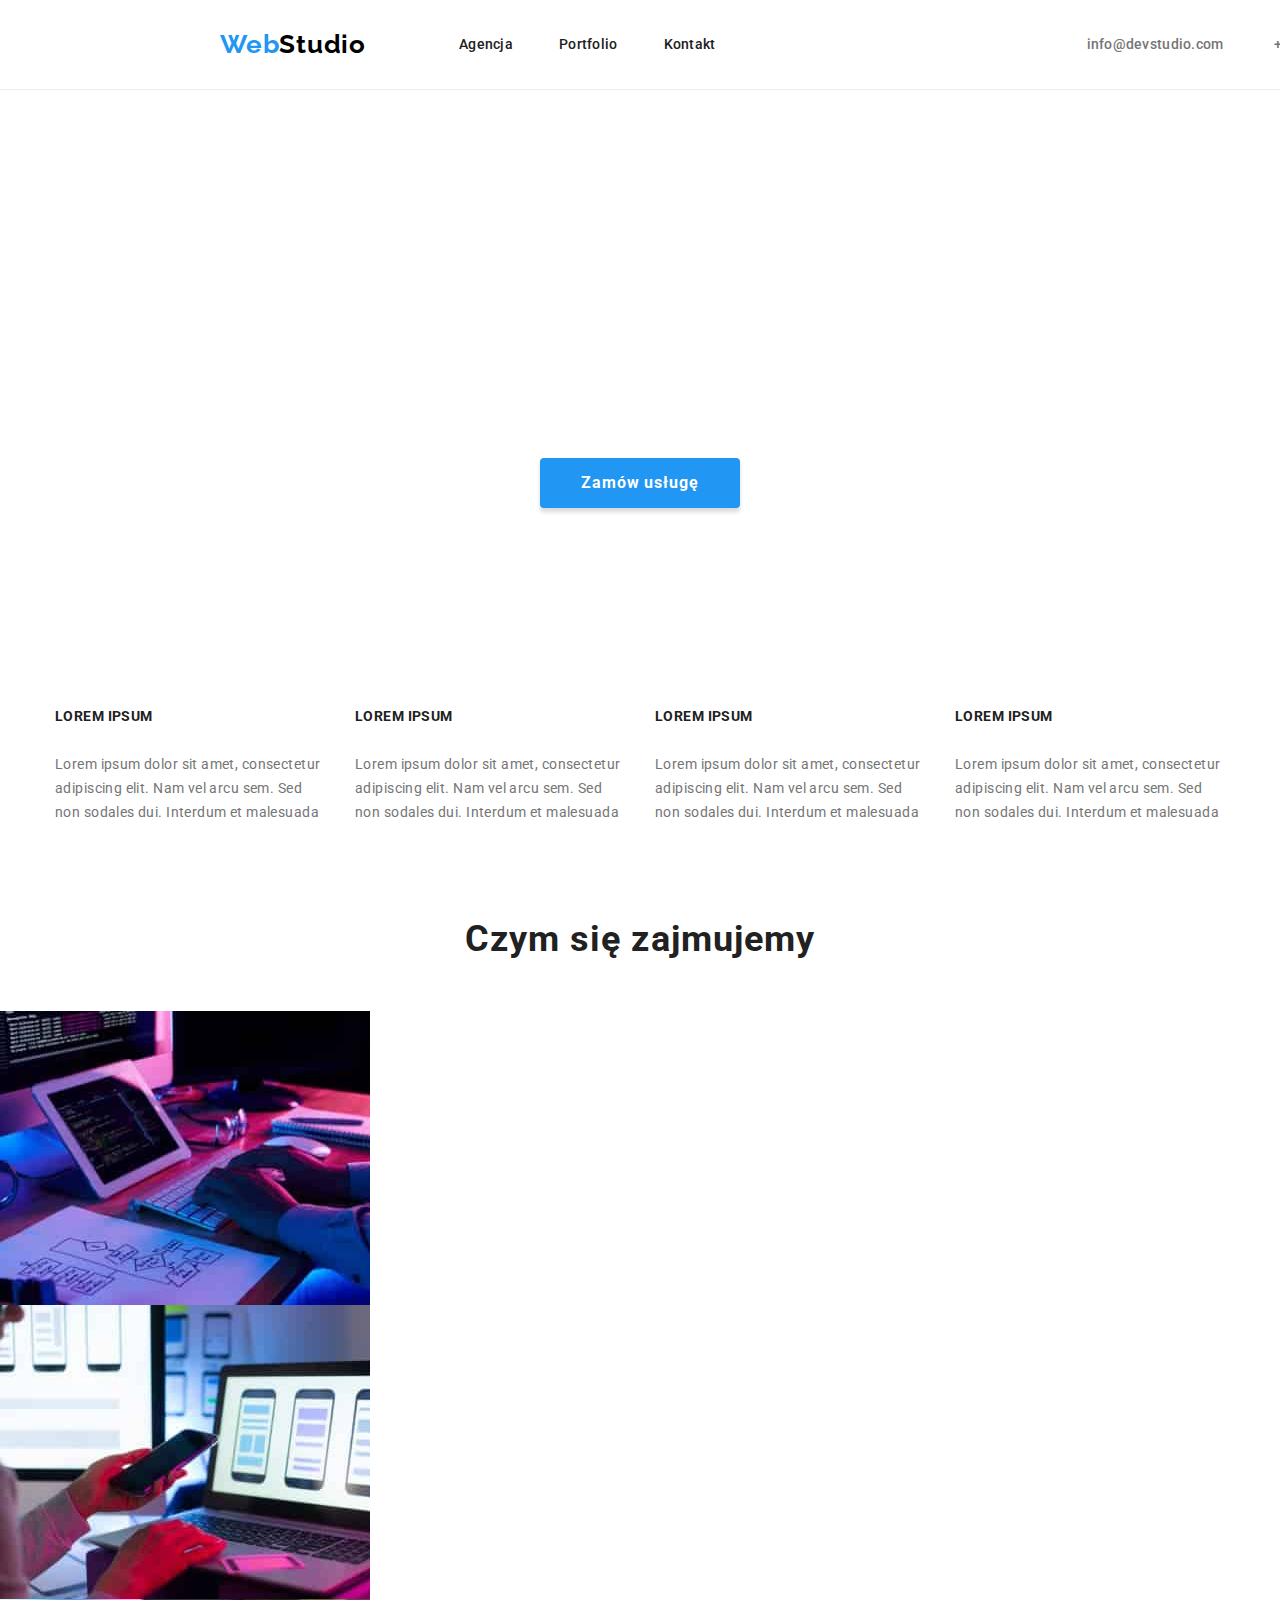
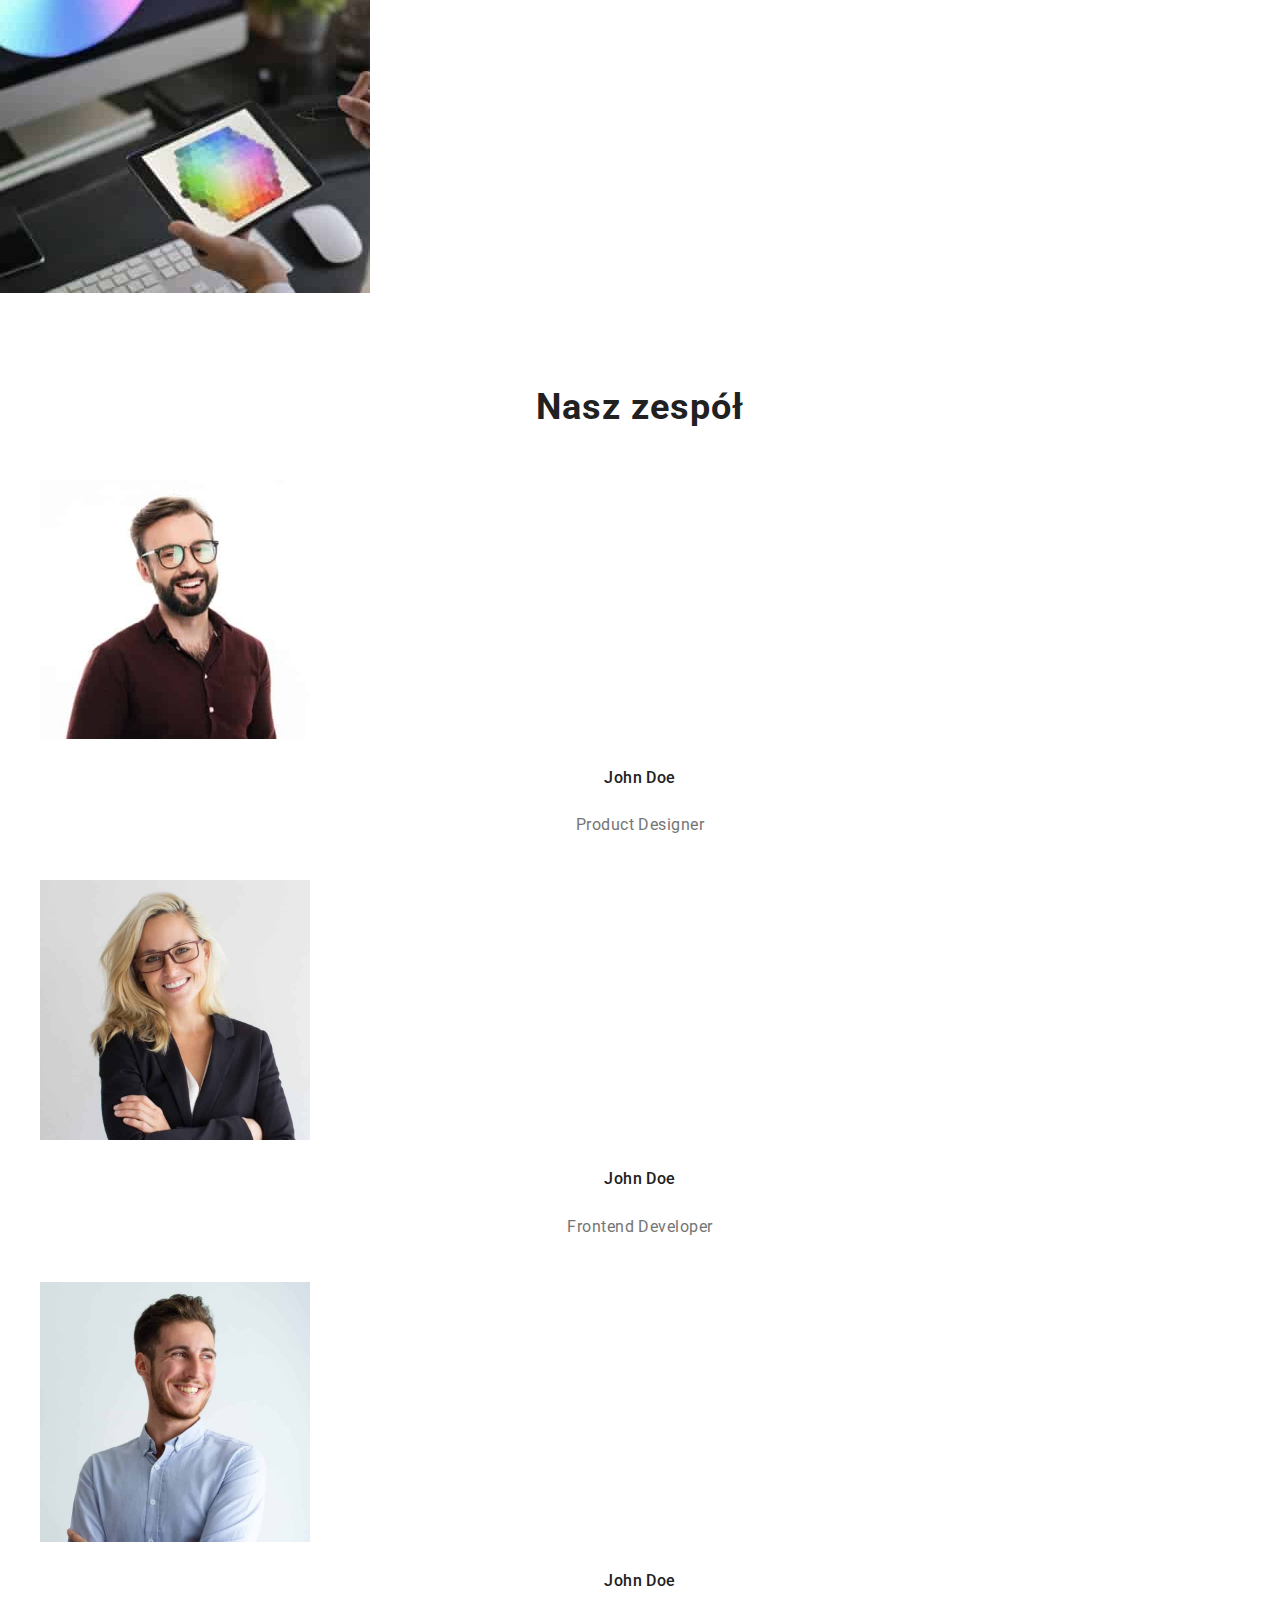
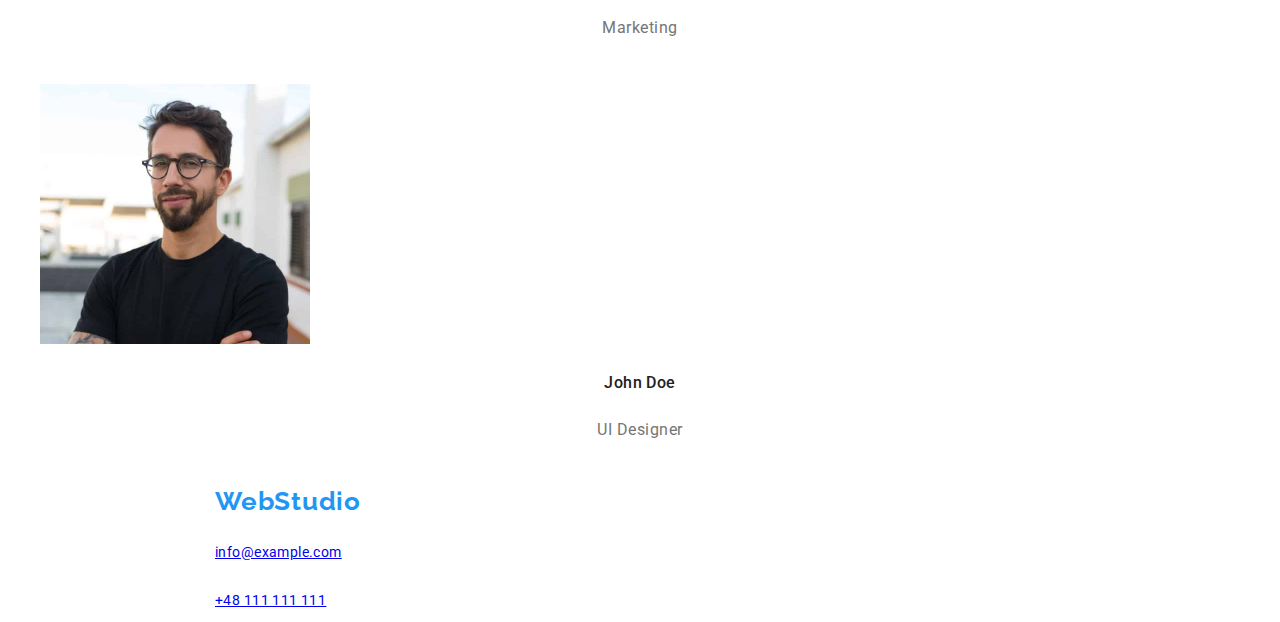
<file: index.html>
<!DOCTYPE html>
<html lang="en">

<head>
    <meta charset="UTF-8" />
    <meta name="description" content="Efektywne rozwiązania dla waszego biznesu" />
    <link rel="stylesheet" href="https://cdnjs.cloudflare.com/ajax/libs/modern-normalize/1.0.0/modern-normalize.min.css" />
    <link rel="stylesheet" href="./css/styles.css">
    <link rel="preconnect" href="https://fonts.googleapis.com">
    <link rel="preconnect" href="https://fonts.gstatic.com" crossorigin>
    <link
        href="https://fonts.googleapis.com/css2?family=Raleway:wght@700&family=Roboto:wght@400;500;700;900&display=swap"
        rel="stylesheet">
    <title>WebStudio</title>
</head>

<body>
    <header class="header">
        <div class="container">
            <a class="logo link" href="index.html">Web<span class="logocolor">Studio</span></a>
            <nav class="navigation">
                <ul class="navigation-list">
                    <li class="navigation-list-item list"><a class="navigation-list-link" href="index.html">Agencja</a></li>
                    <li class="navigation-list-item list"><a class="navigation-list-link" href="portfolio.html">Portfolio</a></li>
                    <li class="navigation-list-item list"><a class="navigation-list-link" href="#">Kontakt</a></li>
                </ul>
            </nav>
            
            <ul class="address-list">
                <li><a class="address-list-mail link" href="mailto:info@devstudio.com">info@devstudio.com</a></li>
                <li><a class="address-list-phone link" href="tel:+48111111111">+48 111 111 111</a></li>
            </ul>
        </div>
        
    </header>

    <main>
        
        <section class="background">
            <h1 class="background-header">EFEKTYWNE ROZWIĄZANIA DLA WASZEGO BIZNESU</h1><br>
            <button class="background-button" type="button">Zamów usługę</button>
        </section>
       
        
        <ul class="features">
            <li class="features-item">
                <h3 class="features-title">LOREM IPSUM</h3><br>
                <p class="features-description"> Lorem ipsum dolor sit amet, consectetur<br>
                    adipiscing elit. Nam vel arcu sem. Sed<br>
                    non sodales dui. Interdum et malesuada</p>
            </li>
            <li class="features-item">
                <h3 class="features-title">LOREM IPSUM</h3><br>
                <p class="features-description"> Lorem ipsum dolor sit amet, consectetur<br>
                    adipiscing elit. Nam vel arcu sem. Sed<br>
                    non sodales dui. Interdum et malesuada</p>
            </li>
            <li class="features-item">
                <h3 class="features-title">LOREM IPSUM</h3><br>
                <p class="features-description"> Lorem ipsum dolor sit amet, consectetur<br>
                    adipiscing elit. Nam vel arcu sem. Sed<br>
                    non sodales dui. Interdum et malesuada</p>
            </li>
            <li class="features-item">
                <h3 class="features-title">LOREM IPSUM</h3><br>
                <p class="features-description"> Lorem ipsum dolor sit amet, consectetur<br>
                    adipiscing elit. Nam vel arcu sem. Sed<br>
                    non sodales dui. Interdum et malesuada</p>
            </li>
        </ul>

        <section>
            <h2 class="headerh2">Czym się zajmujemy</h2>
            <ul>
                <li><img src="images/img1resized.jpg" alt="computer" width="370" height="294" /></li>
                <li><img src="images/img2resized.jpg" alt="phone" width="370" height="294" /></li>
                <li><img src="images/img3resized.jpg" alt="tablet" width="370" height="294" /></li>
            </ul>
        </section>

        <section>
            <h2 class="headerh2">Nasz zespół</h2>
            <ul class="team">
                <li>
                    <figure>
                        <img src="images/productdesignerresized.jpg" alt="Product Designer" width="270" height="260" />
                        <figcaption>
                            <p class="team-name">John Doe</p><br>
                            <p class="team-position">Product Designer</p>
                        </figcaption>
                    </figure>
                </li>

                <li>
                    <figure>
                        <img src="images/frontenddeveloperresized.jpg" alt="Frontend Developer" width="270"
                            height="260" />
                        <figcaption>
                            <p class="team-name">John Doe</p><br>
                            <p class="team-position">Frontend Developer</p>
                        </figcaption>
                    </figure>
                </li>

                <li>
                    <figure>
                        <img src="images/marketingresized.jpg" alt="Marketing" width="270" height="260" />
                        <figcaption>
                            <p class="team-name">John Doe</p><br>
                            <p class="team-position">Marketing</p>
                        </figcaption>
                    </figure>
                </li>

                <li>
                    <figure>
                        <img src="images/uidesignerresized.jpg" alt="UI Designer" width="270" height="260" />
                        <figcaption>
                            <p class="team-name">John Doe</p><br>
                            <p class="team-position">UI Designer</p>
                        </figcaption>
                    </figure>
                </li>
            </ul>
        </section>
    </main>
    <footer class="footer">
        <a class="logo" href="index.html">WebStudio</a>
        <address class="footer-address">
            m. Warszawa, Aleje Jerozolimskie 21<br>
            <a class="footer-address-link" href="mailto:info@example.com">info@example.com</a><br>
            <a class="footer-address-link" href="tel:+48111111111">+48 111 111 111</a>
        </address>
    </footer>
</body>

</html>
</file>
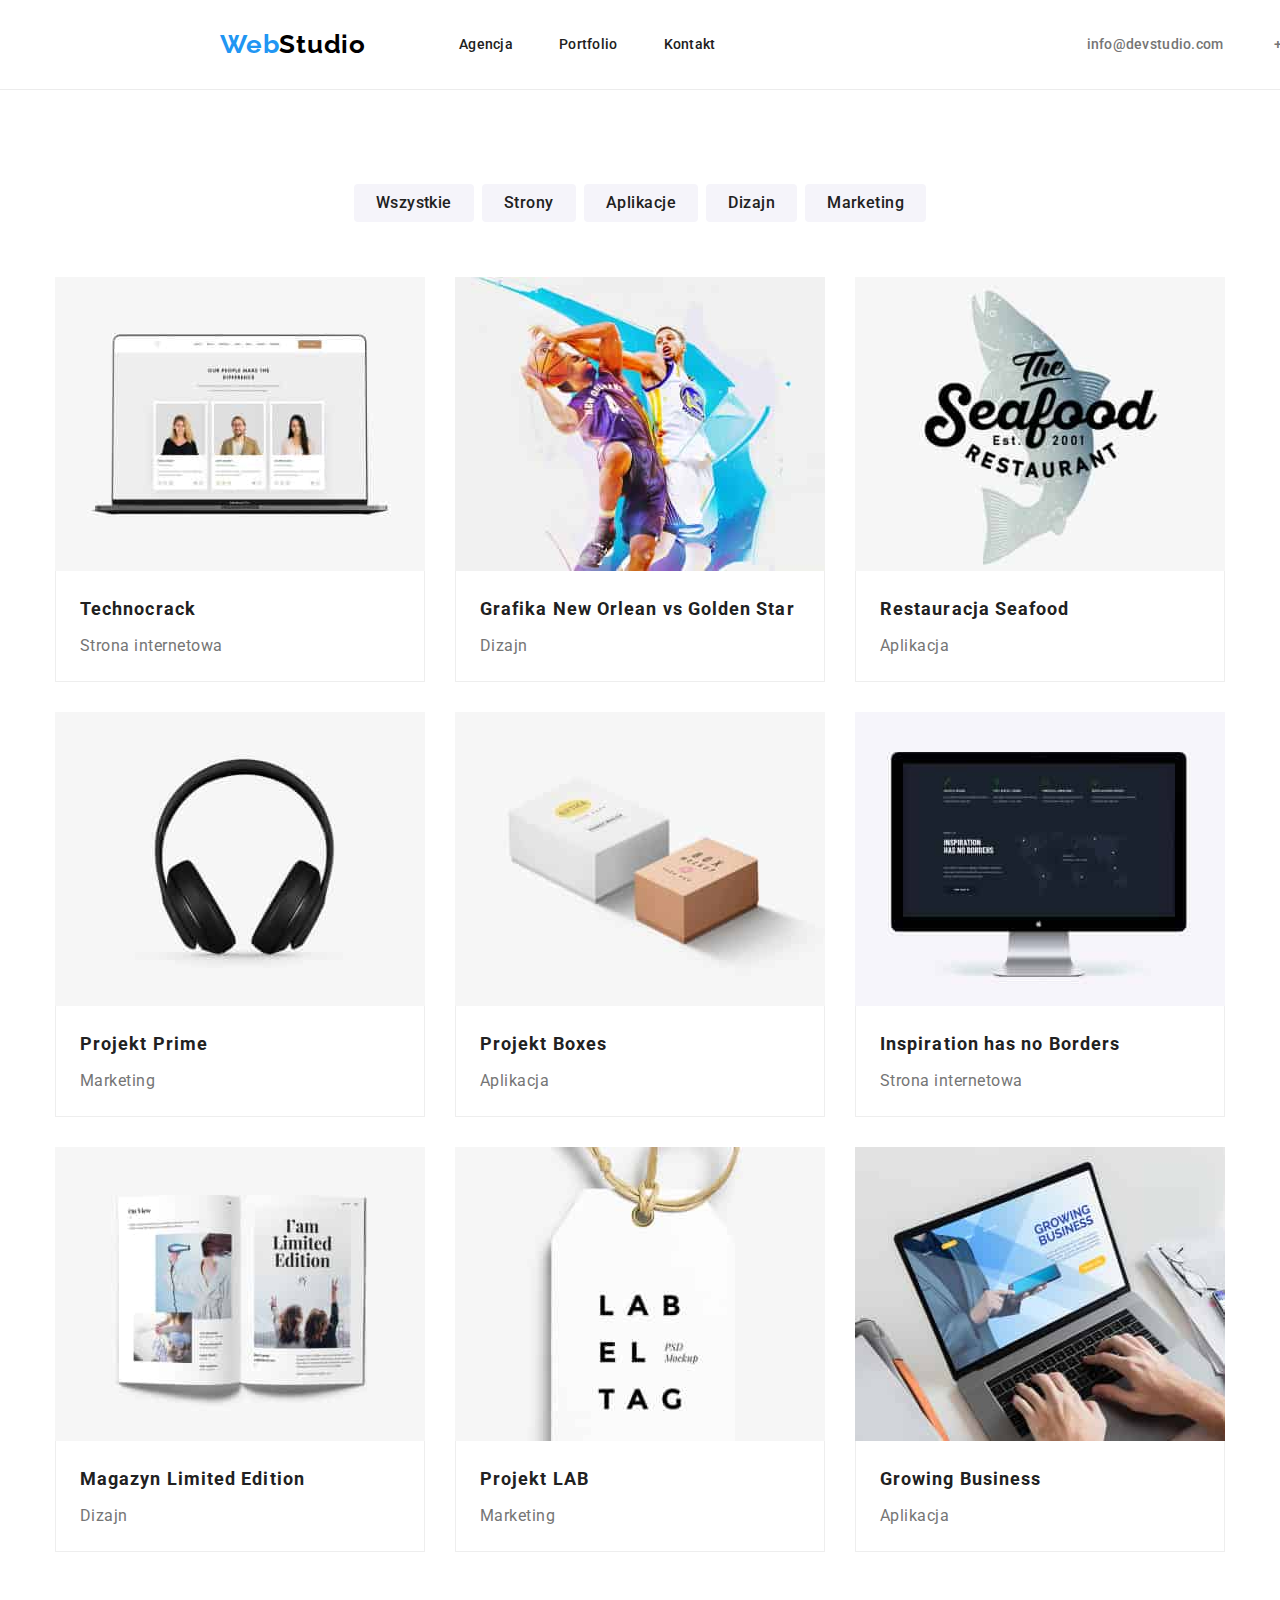
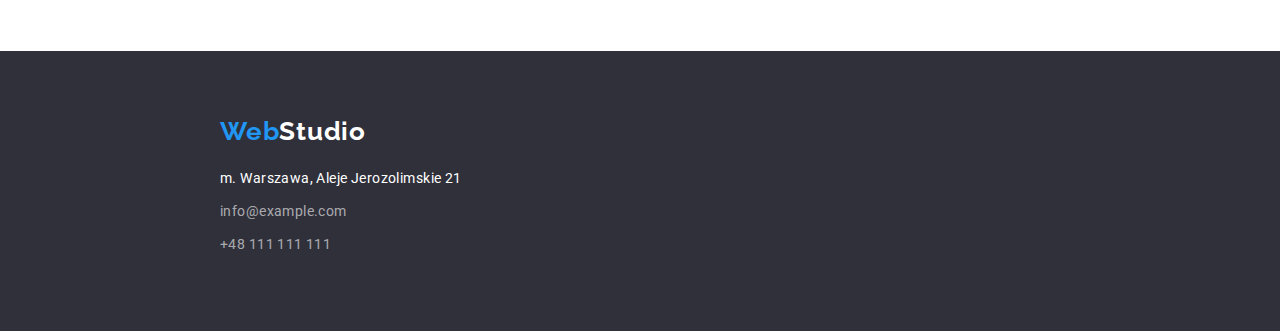
<file: portfolio.html>
<!DOCTYPE html>
<html lang="en">

<head>
    <meta charset="UTF-8" />
    <meta name="description" content="Portfolio" />
    <link rel="stylesheet" href="https://cdnjs.cloudflare.com/ajax/libs/modern-normalize/1.0.0/modern-normalize.min.css" />
    <link rel="stylesheet" href="./css/styles.css">
    <link rel="preconnect" href="https://fonts.googleapis.com">
    <link rel="preconnect" href="https://fonts.gstatic.com" crossorigin>
    <link
        href="https://fonts.googleapis.com/css2?family=Raleway:wght@700&family=Roboto:wght@400;500;700;900&display=swap"
        rel="stylesheet">
    <title>WebStudio</title>
</head>

<body>
    <header class="header">
        <div class="container">
            <a class="logo link" href="index.html">Web<span class="logocolor">Studio</span></a>
            <nav class="navigation">
                <ul class="navigation-list">
                    <li class="navigation-list-item list"><a class="navigation-list-link" href="index.html">Agencja</a></li>
                    <li class="navigation-list-item list"><a class="navigation-list-link"
                            href="portfolio.html">Portfolio</a></li>
                    <li class="navigation-list-item list"><a class="navigation-list-link" href="#">Kontakt</a></li>
                </ul>
            </nav>
    
            <ul class="address-list">
                <li><a class="address-list-mail link" href="mailto:info@devstudio.com">info@devstudio.com</a></li>
                <li><a class="address-list-phone link" href="tel:+48111111111">+48 111 111 111</a></li>
            </ul>
        </div>
    </header>
    
    <main>
        <section class="portfolio-nav"
            <div class="container">
                <ul class="portfolio-nav-list">
                    <li class="menu-item"><button class="menu-button" type="button">Wszystkie</button></li>
                    <li class="menu-item"><button class="menu-button" type="button">Strony</button></li>
                    <li class="menu-item"><button class="menu-button" type="button">Aplikacje</button></li>
                    <li class="menu-item"><button class="menu-button" type="button">Dizajn</button></li>
                    <li class="menu-item"><button class="menu-button" type="button">Marketing</button></li>
                </ul>
            </div>
            
        </section>
        <section class="projects-nav">
            <div class="container">
                <ul class="projects">
                    <li class="projects-item">
                        <figure class="pic">
                            <img src="images/technocrackresized.jpg" alt="Technocrack" width="370" height="294" />
                            <figcaption>
                                <p class="portfolio-title">Technocrack</p>
                                <p class="portfolio-description">Strona internetowa</p>
                            </figcaption>
                        </figure>
                    </li>
                
                    <li class="projects-item">
                        <figure class="pic">
                            <img src="images/grafikaneworleanresized.jpg" alt="Grafika New Orlean vs Golden Star" width="370"
                                height="294" />
                            <figcaption>
                                <p class="portfolio-title">Grafika New Orlean vs Golden Star</p>
                                <p class="portfolio-description">Dizajn</p>
                            </figcaption>
                        </figure>
                    </li>
                
                    <li class="projects-item">
                        <figure class="pic">
                            <img src="images/restauracjaseafoodresized.jpg" alt="Restauracja Seafood" width="370" height="294" />
                            <figcaption>
                                <p class="portfolio-title">Restauracja Seafood</p>
                                <p class="portfolio-description">Aplikacja</p>
                            </figcaption>
                        </figure>
                    </li>
                
                    <li class="projects-item">
                        <figure class="pic">
                            <img src="images/projektprimeresized.jpg" alt="Projekt Prime" width="370" height="294" />
                            <figcaption>
                                <p class="portfolio-title">Projekt Prime</p>
                                <p class="portfolio-description">Marketing</p>
                            </figcaption>
                        </figure>
                    </li>
                
                    <li class="projects-item">
                        <figure class="pic">
                            <img src="images/projektboxesresized.jpg" alt="Projekt Boxes" width="370" height="294" />
                            <figcaption>
                                <p class="portfolio-title">Projekt Boxes</p>
                                <p class="portfolio-description">Aplikacja</p>
                            </figcaption>
                        </figure>
                    </li>
                
                    <li class="projects-item">
                        <figure class="pic">
                            <img src="images/inspirationhasnobordersresized.jpg" alt="Inspiration has no Borders" width="370"
                                height="294" />
                            <figcaption>
                                <p class="portfolio-title">Inspiration has no Borders</p>
                                <p class="portfolio-description">Strona internetowa</p>
                            </figcaption>
                        </figure>
                    </li>
                
                    <li class="projects-item">
                        <figure class="pic">
                            <img src="images/magazynlimitededitionresized.jpg" alt="Magazyn Limited Edition" width="370" height="294" />
                            <figcaption>
                                <p class="portfolio-title">Magazyn Limited Edition</p>
                                <p class="portfolio-description">Dizajn</p>
                            </figcaption>
                        </figure>
                    </li>
                
                    <li class="projects-item">
                        <figure class="pic">
                            <img src="images/projektlabresized.jpg" alt="Projekt LAB" width="370" height="294" />
                            <figcaption>
                                <p class="portfolio-title">Projekt LAB</p>
                                <p class="portfolio-description">Marketing</p>
                            </figcaption>
                        </figure>
                    </li>
                
                    <li class="projects-item">
                        <figure class="pic">
                            <img src="images/growingbusinessresized.jpg" alt="Growing Business" width="370" height="294" />
                            <figcaption>
                                <p class="portfolio-title">Growing Business</p>
                                <p class="portfolio-description">Aplikacja</p>
                            </figcaption>
                        </figure>
                    </li>
                </ul>
            </div>
        </section>
        
    </main>
    <footer class="footer">
        <div class="container">
            <a class="footer-logo" href="index.html">Web<span class="logocolor-white">Studio</span></a>
            <address class="footer-address">
                <p>m. Warszawa, Aleje Jerozolimskie 21</p>
                <a class="footer-address-mail" href="mailto:info@example.com">info@example.com</a>
                <a class="footer-address-phone" href="tel:+48111111111">+48 111 111 111</a>
            </address>
        </div>
    </footer>
</body>

</html>
</file>
<file: css/styles.css>
:root {
    --main-font: "Roboto", sans-serif;
    --secondary-font: "Raleway", sans-serif;
    --main-color: #212121;
    --secondary-color: #2196f3;
}

body {
    font-family: var(--main-font);
    color: var(--main-color);
    max-width: 0 auto;
    margin:0 auto;
}

h1,
h2,
h3,
h4,
h5,
h6 {
    margin: 0;
}

ul {
    margin: 0;
    padding: 0;
}

p {
    padding: 0;
}

img{
    display: block;
}
/*podłączyć te klasy*/
.list {
    list-style: none;
}

.link {
    text-decoration: none;
}


.container {
    width: 1200px;
    margin: 0 auto;
    padding:0 15px;
}

/*========HEADER========*/

.header .container{
    display:flex;
    align-items: center;
    width: 1600px;
    border-bottom: 1px solid #ECECEC;
}

.navigation {
    display: flex;
    
}

.navigation-list {
    display: flex;
    align-items: center;
    margin-right: 371px;
}

.address-list {
    display: flex;
    align-items: center;
}

.navigation-list-item:not(:last-child) {
    margin-right: 46px;
}

.header .address-list-mail {
    margin-left: auto;
    margin-right: 50px;
}

.logo {
    font-family: var(--secondary-font);
    font-weight: 700;
    font-size: 26px;
    line-height: 1.192;
    letter-spacing: 0.03em;
    text-decoration: none;
    color: var(--secondary-color);
    margin-left:215px;
    margin-right: 93px;
    padding-top:24px;
    padding-bottom:24px;
}

.logocolor{
    color:black;
}
.navigation-list,
.address-list {
    list-style: none;
}

.navigation-list-link {
    font-weight: 500;
    font-size: 14px;
    line-height: 1.142;
    letter-spacing: 0.02em;
    text-decoration: none;
    color: var(--main-color);
}

.address-list-mail,
.address-list-phone {
    font-weight: 500;
    font-size: 14px;
    line-height: 1.142;
    letter-spacing: 0.02em;
    text-decoration: none;
    color: #757575;
}

.navigation-list-link:hover,
.navigation-list-link:focus,
.address-list-mail:hover,
.address-list-mail:focus,
.address-list-phone:hover,
.address-list-phone:focus {
    color: var(--secondary-color);
}

/*========END HEADER========*/

/*========MAIN========*/
.background .container {
    background-color: #2f303a;
    width:1600px;
}

.background-header {
    font-weight: 900;
    font-size: 44px;
    line-height: 1.363;
    text-align: center;
    letter-spacing: 0.06em;
    text-transform: uppercase;
    color: #ffffff;
    margin-left:auto;
    margin-right:auto;
    width:1600px;
    padding: 200px 452px 30px 452px;
}

.background-button {
    font-weight: 700;
    font-size: 16px;
    line-height: 1.875;
    display: block;
    align-items: center;
    text-align: center;
    letter-spacing: 0.06em;
    border-style:none;
    border-radius: 4px;
    color: white;
    background-color: var(--secondary-color);
    box-shadow: 0px 4px 4px rgba(0, 0, 0, 0.15);
    margin-left:auto;
    margin-right:auto;
    padding:10px 41px;
    margin-bottom:200px;
}

.background-button:hover,
.background-button:focus {
    background-color: #2196f3;
    color: #ffffff;
    box-shadow: 0px 3px 1px rgba(0, 0, 0, 0.1), 0px 1px 2px rgba(0, 0, 0, 0.08),
        0px 2px 2px rgba(0, 0, 0, 0.12);
    cursor: pointer;
}

/*========END MAIN========*/

/*========FEATURES========*/

.container{
    width:1200px;
    padding:5px;
}

.features .container {
    width: 1200px;
}

.features{
    display: flex;
    justify-content:center ;
    list-style: none;
    margin-top: 94px;
}
.features-item:not(:last-child) {
    margin-right:30px;
}

.features-title {
    font-weight: 700;
    line-height: 1.142;
    text-transform: uppercase;
    color: #212121;
    width:270;
    font-size: 14px;
    letter-spacing: 0.03em;
}
.features-description{
    line-height: 1.714;
    color: #757575;
    margin-top:10px;
    margin-bottom:0;
    text-transform: none;
    font-size: 14px;
    letter-spacing: 0.03em;
    font-weight: 400;
    width:270px;
}


/*========END FEATURES========*/

/*========OFFER AND TEAM ========*/
.headerh2 {
    font-weight: 700;
    font-size: 36px;
    line-height: 1.166;
    text-align: center;
    letter-spacing: 0.03em;
    color: #212121;
    margin-top: 94px;
    margin-bottom: 50px;
}
.headerh2-pictures{
    display:flex;
    justify-content: space-evenly;
    list-style: none;
}
.pictures-item:not(:last-child){
    margin-right:30px;
    margin-bottom: 94px;
    
}
.team .container{
    background-color: #F5F4FA;
    width:1600px;
}
.team-list{
    display: flex;
    flex-wrap:nowrap;
    justify-content: center;
    margin-left: -30px;
    list-style: none;
}

.team-list-item:not(:first-child){
    margin-bottom: 94px;
    margin-left:30px;
    flex-basis: calc(100%/4-30px);
}
.team-list-item-card{
    box-shadow: 0px 1px 3px rgba(0, 0, 0, 0.12),
    0px 1px 1px rgba(0, 0, 0, 0.14),
    0px 2px 1px rgba(0, 0, 0, 0.2);
    border-radius: 0px 0px 4px 4px;
    margin:0;
    height:368px;
    background-color: #FFFFFF;
    
}
.team-name {
    font-size: 16px;
    line-height: 1.171;
    letter-spacing: 0.03em;
    font-weight: 500;
    color: #212121;
    text-align: center;
    margin:0;
    padding-top:30px;
    padding-bottom: 10px;
}

.team-position {
    font-size: 16px;
    line-height: 1.171;
    letter-spacing: 0.03em;
    font-weight: 400;
    color: #757575;
    text-align: center;
    margin:0;
    padding-bottom:30px;
}

/*========END OFFER AND TEAM ========*/

/*========FOOTER ========*/
.footer .container {
    background-color: #2f303a;
    width: 1600px;
}

.footer-logo {
    font-family: var(--secondary-font);
    font-weight: 700;
    font-size: 26px;
    line-height: 1.192;
    letter-spacing: 0.03em;
    text-decoration: none;
    color: var(--secondary-color);
    margin-left:215px;
    display:block;
    padding-top:60px;
    padding-bottom:20px;
}

.logocolor-white {
    color: white;
}

.footer-address {
    font-style: normal;
    font-weight: 400;
    font-size: 14px;
    line-height: 1.714;
    letter-spacing: 0.03em;
    text-decoration: none;
    color: #ffffff;
    display: flex;
    flex-direction: column;
    margin-left:215px;
    padding-bottom:9px;
}

.footer-address p {
    padding-bottom:9px;
    margin:0;
}

.footer-address-mail{
    padding-bottom:9px;
}
.footer-address-phone{
    padding-bottom:60px;
}

.footer-address-mail,
.footer-address-phone {
    color: rgba(255, 255, 255, 0.6);
    text-decoration: none;
}

.footer-address-mail:hover,
.footer-address-mail:focus,
.footer-address-phone:hover,
.footer-address-phone:focus {
    color: var(--secondary-color);
}

/*========END FOOTER ========*/

/*========PORTFOLIO ========*/
.portfolio-nav .container{
    width:1600px;
}

.portfolio-nav{
    margin-top:94px;
    margin-bottom:50px;
}

.portfolio-nav-list{
    display:flex;
    justify-content: center;
    list-style: none;
  
    
}
.menu-item {
    font-weight: 500;
    font-size: 16px;
    line-height: 1.625;
    text-align: center;
    letter-spacing: 0.03em;
    color: #212121;
}
.menu-item:not(:last-child) {
    margin-right: 8px;
}
.menu-button {
    font-weight: 500;
    font-size: 16px;
    line-height: 1.625;
    text-align: center;
    letter-spacing: 0.03em;
    color: #212121;
    background-color: #f5f4fa;
    border-radius: 4px;
    border-style: none;
    padding:6px 22px 6px 22px;
}

.menu-button:hover,
.menu-button:focus {
    background-color: #2196f3;
    color: #ffffff;
    box-shadow: 0px 3px 1px rgba(0, 0, 0, 0.1), 0px 1px 2px rgba(0, 0, 0, 0.08),
        0px 2px 2px rgba(0, 0, 0, 0.12);
    cursor: pointer;
}

.projects-nav .container{
    width:1200px;
}
.projects-nav {
    margin-bottom: 64px;
}
.projects {
    display: flex;
    flex-wrap:wrap;
    list-style:none;
    justify-content: center;
    margin-left:-30px;
    flex-basis: calc(100% / 3 - 30px);
    
}
.projects-item{
    margin-left: 30px;
    margin-bottom:30px;
}
.pic{
    margin: 0 auto;
    
}

.portfolio-title {
    font-weight: 700;
    font-size: 18px;
    line-height: 2;
    letter-spacing: 0.06em;
    color: #212121;
    margin: 0;
    padding-top: 20px;
    padding-bottom: 4px;
    padding-left: 24px;
    border-left: 1px solid #EEEEEE;
    border-right: 1px solid #EEEEEE;
}

.portfolio-description {
    font-size: 16px;
    line-height: 1.875;
    letter-spacing: 0.03em;
    color: #757575;
    margin: 0;
    padding-left: 24px;
    padding-bottom: 20px;
    border-bottom: 1px solid #EEEEEE;
    border-left: 1px solid #EEEEEE;
    border-right: 1px solid #EEEEEE;
}
/*========END-PORTFOLIO ========*/
</file>
